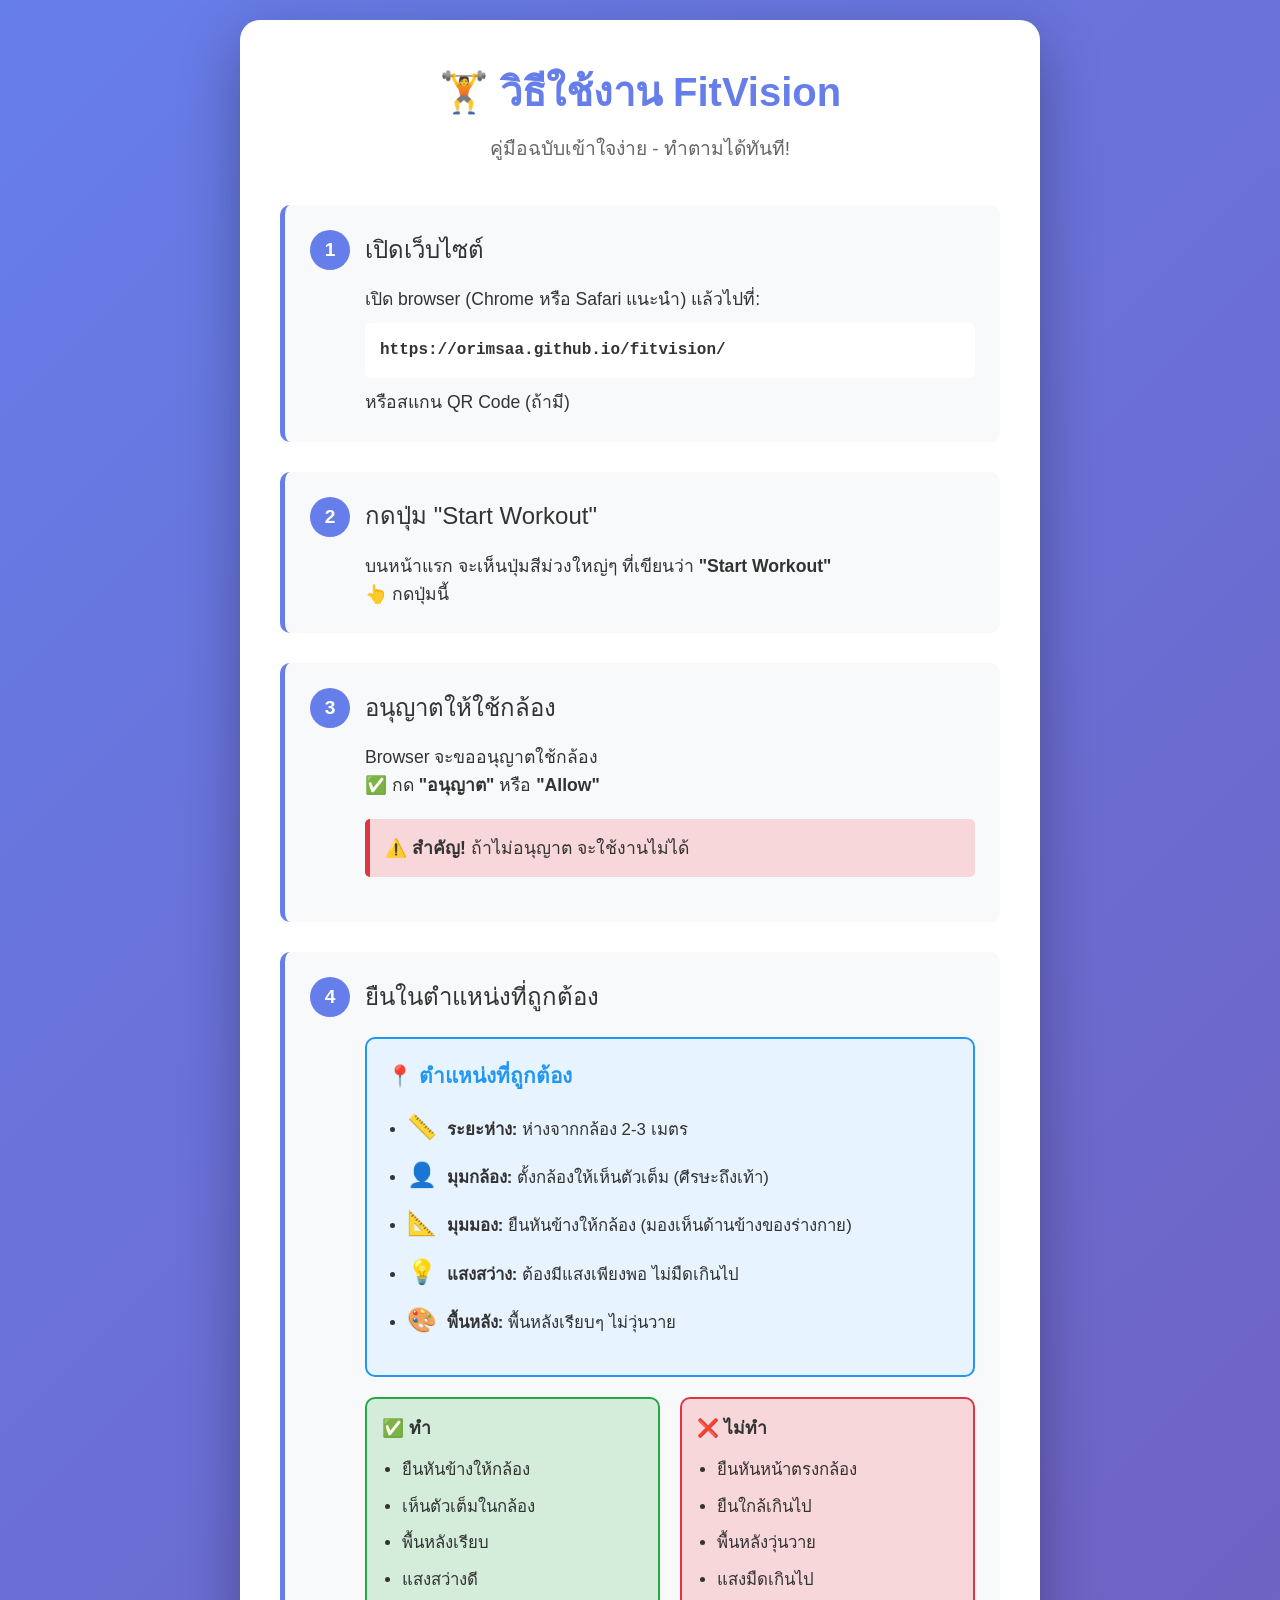
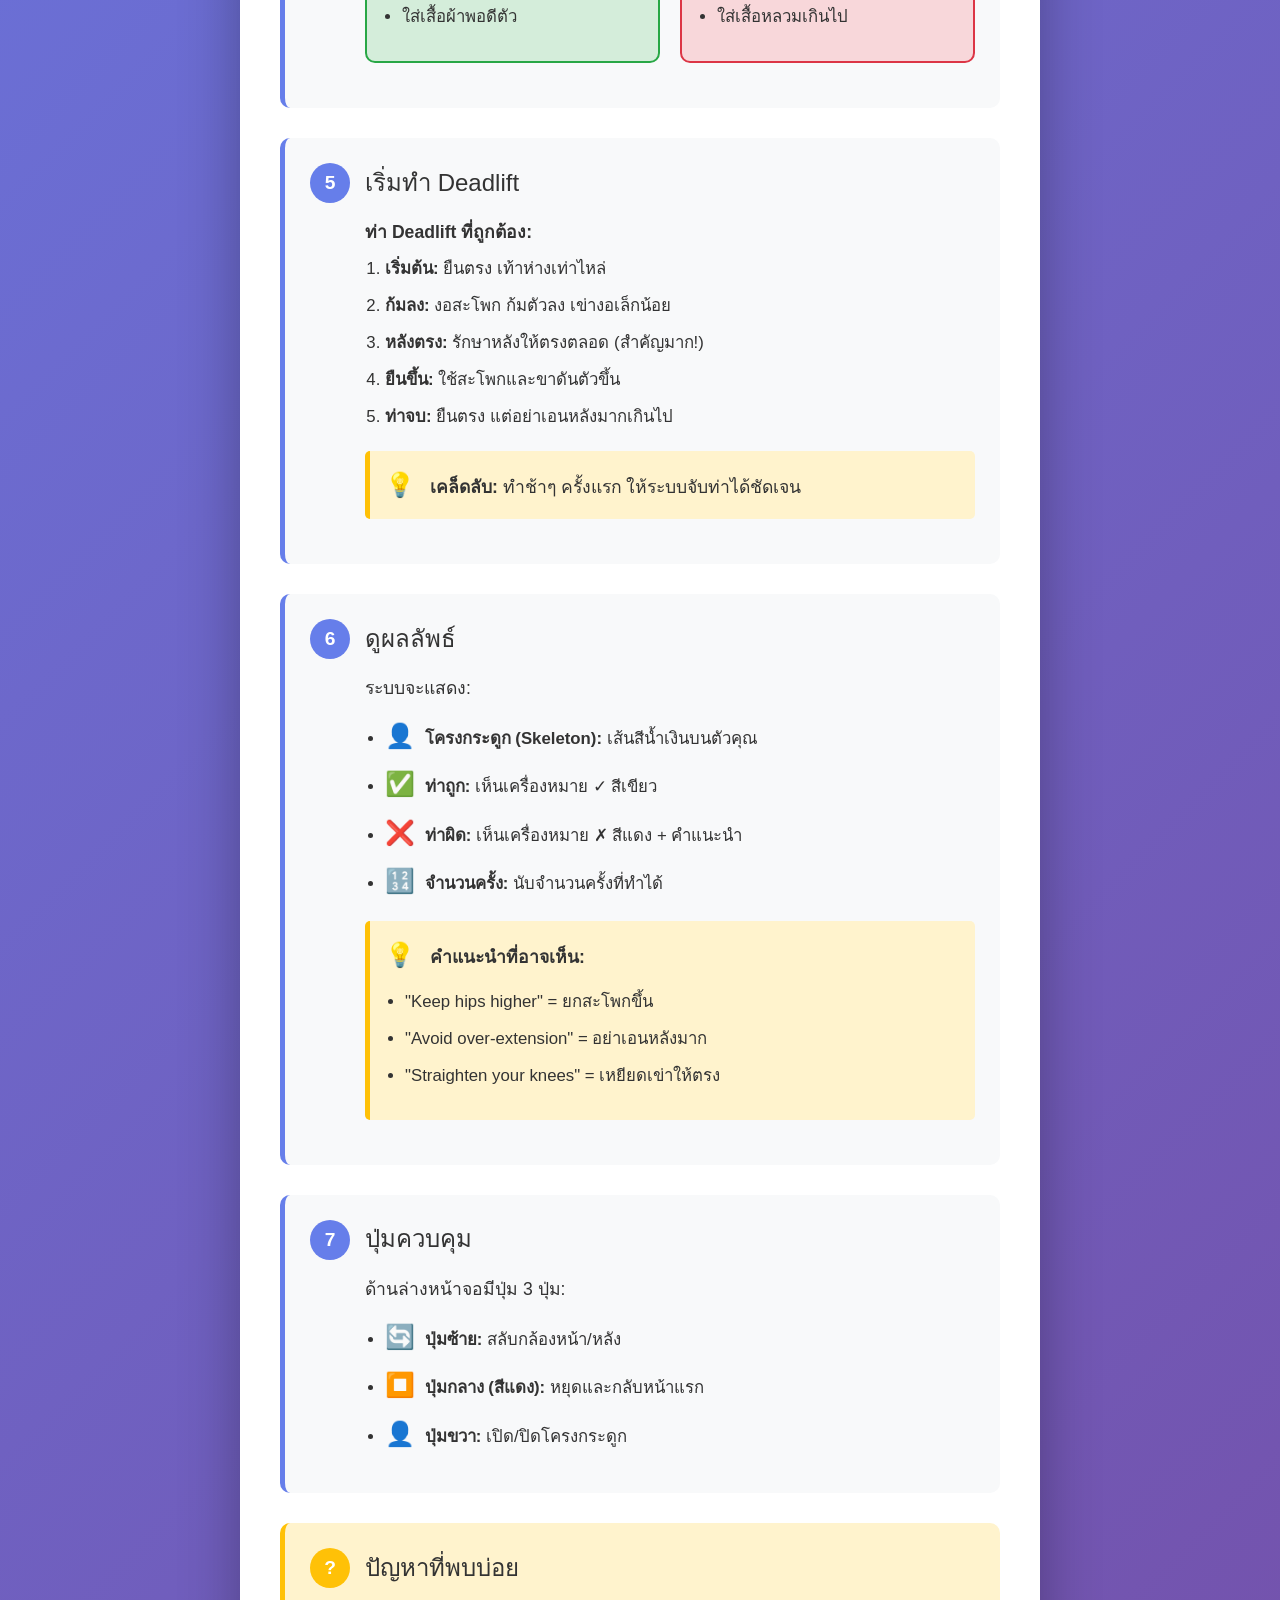
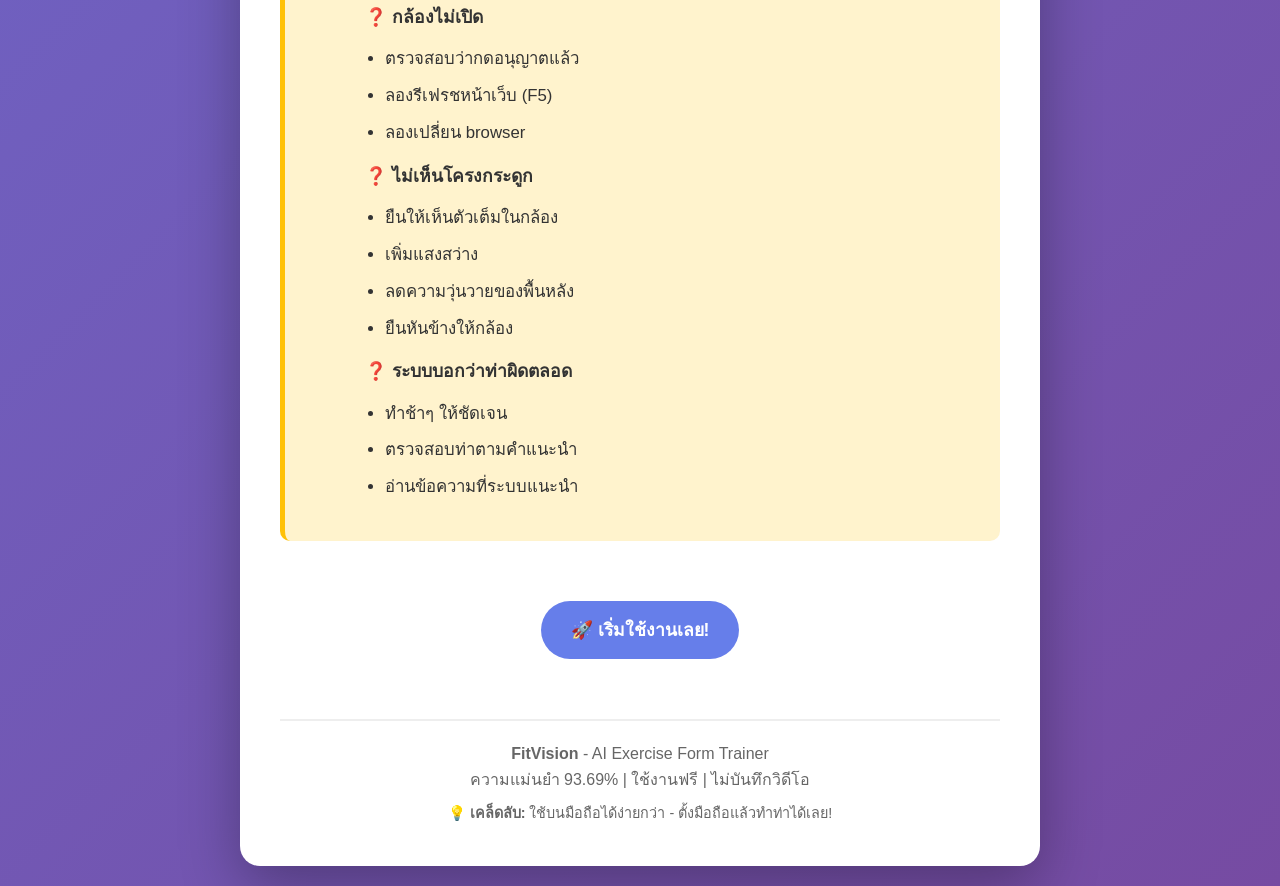
<file: HOW_TO_USE.html>
<!DOCTYPE html>
<html lang="th">

<head>
    <meta charset="UTF-8">
    <meta name="viewport" content="width=device-width, initial-scale=1.0">
    <title>วิธีใช้งาน FitVision - คู่มือฉบับเข้าใจง่าย</title>
    <style>
        * {
            margin: 0;
            padding: 0;
            box-sizing: border-box;
        }

        body {
            font-family: 'Segoe UI', Tahoma, Geneva, Verdana, sans-serif;
            background: linear-gradient(135deg, #667eea 0%, #764ba2 100%);
            color: #333;
            line-height: 1.6;
            padding: 20px;
        }

        .container {
            max-width: 800px;
            margin: 0 auto;
            background: white;
            border-radius: 20px;
            padding: 40px;
            box-shadow: 0 20px 60px rgba(0, 0, 0, 0.3);
        }

        h1 {
            color: #667eea;
            text-align: center;
            font-size: 2.5rem;
            margin-bottom: 10px;
        }

        .subtitle {
            text-align: center;
            color: #666;
            margin-bottom: 40px;
            font-size: 1.2rem;
        }

        .step {
            background: #f8f9fa;
            border-left: 5px solid #667eea;
            padding: 25px;
            margin-bottom: 30px;
            border-radius: 10px;
        }

        .step-number {
            display: inline-block;
            background: #667eea;
            color: white;
            width: 40px;
            height: 40px;
            border-radius: 50%;
            text-align: center;
            line-height: 40px;
            font-weight: bold;
            font-size: 1.2rem;
            margin-right: 15px;
        }

        .step-title {
            font-size: 1.5rem;
            color: #333;
            margin-bottom: 15px;
            display: flex;
            align-items: center;
        }

        .step-content {
            margin-left: 55px;
            font-size: 1.1rem;
        }

        .tip {
            background: #fff3cd;
            border-left: 5px solid #ffc107;
            padding: 15px;
            margin: 20px 0;
            border-radius: 5px;
        }

        .tip-icon {
            font-size: 1.5rem;
            margin-right: 10px;
        }

        .warning {
            background: #f8d7da;
            border-left: 5px solid #dc3545;
            padding: 15px;
            margin: 20px 0;
            border-radius: 5px;
        }

        .position-guide {
            background: #e7f3ff;
            border: 2px solid #2196F3;
            padding: 20px;
            margin: 20px 0;
            border-radius: 10px;
        }

        .position-title {
            font-size: 1.3rem;
            color: #2196F3;
            margin-bottom: 15px;
            font-weight: bold;
        }

        .do-dont {
            display: grid;
            grid-template-columns: 1fr 1fr;
            gap: 20px;
            margin: 20px 0;
        }

        .do {
            background: #d4edda;
            padding: 15px;
            border-radius: 10px;
            border: 2px solid #28a745;
        }

        .dont {
            background: #f8d7da;
            padding: 15px;
            border-radius: 10px;
            border: 2px solid #dc3545;
        }

        .do h4,
        .dont h4 {
            margin-bottom: 10px;
        }

        .do h4::before {
            content: "✅ ";
        }

        .dont h4::before {
            content: "❌ ";
        }

        ul {
            margin: 15px 0;
            padding-left: 20px;
        }

        li {
            margin: 10px 0;
            font-size: 1.05rem;
        }

        .emoji {
            font-size: 1.5rem;
            margin-right: 5px;
        }

        .btn {
            display: inline-block;
            background: #667eea;
            color: white;
            padding: 15px 30px;
            border-radius: 50px;
            text-decoration: none;
            font-weight: bold;
            font-size: 1.1rem;
            margin: 20px 0;
            text-align: center;
            transition: all 0.3s;
        }

        .btn:hover {
            background: #5568d3;
            transform: translateY(-2px);
            box-shadow: 0 5px 15px rgba(102, 126, 234, 0.4);
        }

        .footer {
            text-align: center;
            margin-top: 40px;
            padding-top: 20px;
            border-top: 2px solid #eee;
            color: #666;
        }

        @media (max-width: 768px) {
            .container {
                padding: 20px;
            }

            h1 {
                font-size: 2rem;
            }

            .do-dont {
                grid-template-columns: 1fr;
            }
        }
    </style>
</head>

<body>
    <div class="container">
        <h1>🏋️ วิธีใช้งาน FitVision</h1>
        <p class="subtitle">คู่มือฉบับเข้าใจง่าย - ทำตามได้ทันที!</p>

        <!-- Step 1 -->
        <div class="step">
            <div class="step-title">
                <span class="step-number">1</span>
                <span>เปิดเว็บไซต์</span>
            </div>
            <div class="step-content">
                <p>เปิด browser (Chrome หรือ Safari แนะนำ) แล้วไปที่:</p>
                <p
                    style="background: #fff; padding: 15px; border-radius: 5px; margin: 10px 0; font-family: monospace; font-size: 1rem;">
                    <strong>https://orimsaa.github.io/fitvision/</strong>
                </p>
                <p>หรือสแกน QR Code (ถ้ามี)</p>
            </div>
        </div>

        <!-- Step 2 -->
        <div class="step">
            <div class="step-title">
                <span class="step-number">2</span>
                <span>กดปุ่ม "Start Workout"</span>
            </div>
            <div class="step-content">
                <p>บนหน้าแรก จะเห็นปุ่มสีม่วงใหญ่ๆ ที่เขียนว่า <strong>"Start Workout"</strong></p>
                <p>👆 กดปุ่มนี้</p>
            </div>
        </div>

        <!-- Step 3 -->
        <div class="step">
            <div class="step-title">
                <span class="step-number">3</span>
                <span>อนุญาตให้ใช้กล้อง</span>
            </div>
            <div class="step-content">
                <p>Browser จะขออนุญาตใช้กล้อง</p>
                <p>✅ กด <strong>"อนุญาต"</strong> หรือ <strong>"Allow"</strong></p>

                <div class="warning">
                    <strong>⚠️ สำคัญ!</strong> ถ้าไม่อนุญาต จะใช้งานไม่ได้
                </div>
            </div>
        </div>

        <!-- Step 4 - วิธียืน -->
        <div class="step">
            <div class="step-title">
                <span class="step-number">4</span>
                <span>ยืนในตำแหน่งที่ถูกต้อง</span>
            </div>
            <div class="step-content">
                <div class="position-guide">
                    <div class="position-title">📍 ตำแหน่งที่ถูกต้อง</div>

                    <ul>
                        <li><span class="emoji">📏</span> <strong>ระยะห่าง:</strong> ห่างจากกล้อง 2-3 เมตร</li>
                        <li><span class="emoji">👤</span> <strong>มุมกล้อง:</strong> ตั้งกล้องให้เห็นตัวเต็ม
                            (ศีรษะถึงเท้า)</li>
                        <li><span class="emoji">📐</span> <strong>มุมมอง:</strong> ยืนหันข้างให้กล้อง
                            (มองเห็นด้านข้างของร่างกาย)</li>
                        <li><span class="emoji">💡</span> <strong>แสงสว่าง:</strong> ต้องมีแสงเพียงพอ ไม่มืดเกินไป</li>
                        <li><span class="emoji">🎨</span> <strong>พื้นหลัง:</strong> พื้นหลังเรียบๆ ไม่วุ่นวาย</li>
                    </ul>
                </div>

                <div class="do-dont">
                    <div class="do">
                        <h4>ทำ</h4>
                        <ul>
                            <li>ยืนหันข้างให้กล้อง</li>
                            <li>เห็นตัวเต็มในกล้อง</li>
                            <li>พื้นหลังเรียบ</li>
                            <li>แสงสว่างดี</li>
                            <li>ใส่เสื้อผ้าพอดีตัว</li>
                        </ul>
                    </div>

                    <div class="dont">
                        <h4>ไม่ทำ</h4>
                        <ul>
                            <li>ยืนหันหน้าตรงกล้อง</li>
                            <li>ยืนใกล้เกินไป</li>
                            <li>พื้นหลังวุ่นวาย</li>
                            <li>แสงมืดเกินไป</li>
                            <li>ใส่เสื้อหลวมเกินไป</li>
                        </ul>
                    </div>
                </div>
            </div>
        </div>

        <!-- Step 5 -->
        <div class="step">
            <div class="step-title">
                <span class="step-number">5</span>
                <span>เริ่มทำ Deadlift</span>
            </div>
            <div class="step-content">
                <p><strong>ท่า Deadlift ที่ถูกต้อง:</strong></p>

                <ol style="margin-left: 20px;">
                    <li><strong>เริ่มต้น:</strong> ยืนตรง เท้าห่างเท่าไหล่</li>
                    <li><strong>ก้มลง:</strong> งอสะโพก ก้มตัวลง เข่างอเล็กน้อย</li>
                    <li><strong>หลังตรง:</strong> รักษาหลังให้ตรงตลอด (สำคัญมาก!)</li>
                    <li><strong>ยืนขึ้น:</strong> ใช้สะโพกและขาดันตัวขึ้น</li>
                    <li><strong>ท่าจบ:</strong> ยืนตรง แต่อย่าเอนหลังมากเกินไป</li>
                </ol>

                <div class="tip">
                    <span class="tip-icon">💡</span>
                    <strong>เคล็ดลับ:</strong> ทำช้าๆ ครั้งแรก ให้ระบบจับท่าได้ชัดเจน
                </div>
            </div>
        </div>

        <!-- Step 6 -->
        <div class="step">
            <div class="step-title">
                <span class="step-number">6</span>
                <span>ดูผลลัพธ์</span>
            </div>
            <div class="step-content">
                <p>ระบบจะแสดง:</p>
                <ul>
                    <li><span class="emoji">👤</span> <strong>โครงกระดูก (Skeleton):</strong> เส้นสีน้ำเงินบนตัวคุณ</li>
                    <li><span class="emoji">✅</span> <strong>ท่าถูก:</strong> เห็นเครื่องหมาย ✓ สีเขียว</li>
                    <li><span class="emoji">❌</span> <strong>ท่าผิด:</strong> เห็นเครื่องหมาย ✗ สีแดง + คำแนะนำ</li>
                    <li><span class="emoji">🔢</span> <strong>จำนวนครั้ง:</strong> นับจำนวนครั้งที่ทำได้</li>
                </ul>

                <div class="tip">
                    <span class="tip-icon">💡</span>
                    <strong>คำแนะนำที่อาจเห็น:</strong>
                    <ul>
                        <li>"Keep hips higher" = ยกสะโพกขึ้น</li>
                        <li>"Avoid over-extension" = อย่าเอนหลังมาก</li>
                        <li>"Straighten your knees" = เหยียดเข่าให้ตรง</li>
                    </ul>
                </div>
            </div>
        </div>

        <!-- Step 7 -->
        <div class="step">
            <div class="step-title">
                <span class="step-number">7</span>
                <span>ปุ่มควบคุม</span>
            </div>
            <div class="step-content">
                <p>ด้านล่างหน้าจอมีปุ่ม 3 ปุ่ม:</p>
                <ul>
                    <li><span class="emoji">🔄</span> <strong>ปุ่มซ้าย:</strong> สลับกล้องหน้า/หลัง</li>
                    <li><span class="emoji">⏹️</span> <strong>ปุ่มกลาง (สีแดง):</strong> หยุดและกลับหน้าแรก</li>
                    <li><span class="emoji">👤</span> <strong>ปุ่มขวา:</strong> เปิด/ปิดโครงกระดูก</li>
                </ul>
            </div>
        </div>

        <!-- ปัญหาที่พบบ่อย -->
        <div class="step" style="background: #fff3cd; border-left-color: #ffc107;">
            <div class="step-title">
                <span class="step-number" style="background: #ffc107;">?</span>
                <span>ปัญหาที่พบบ่อย</span>
            </div>
            <div class="step-content">
                <p><strong>❓ กล้องไม่เปิด</strong></p>
                <ul>
                    <li>ตรวจสอบว่ากดอนุญาตแล้ว</li>
                    <li>ลองรีเฟรชหน้าเว็บ (F5)</li>
                    <li>ลองเปลี่ยน browser</li>
                </ul>

                <p><strong>❓ ไม่เห็นโครงกระดูก</strong></p>
                <ul>
                    <li>ยืนให้เห็นตัวเต็มในกล้อง</li>
                    <li>เพิ่มแสงสว่าง</li>
                    <li>ลดความวุ่นวายของพื้นหลัง</li>
                    <li>ยืนหันข้างให้กล้อง</li>
                </ul>

                <p><strong>❓ ระบบบอกว่าท่าผิดตลอด</strong></p>
                <ul>
                    <li>ทำช้าๆ ให้ชัดเจน</li>
                    <li>ตรวจสอบท่าตามคำแนะนำ</li>
                    <li>อ่านข้อความที่ระบบแนะนำ</li>
                </ul>
            </div>
        </div>

        <!-- ปุ่มเริ่มใช้งาน -->
        <div style="text-align: center; margin: 40px 0;">
            <a href="index.html" class="btn">🚀 เริ่มใช้งานเลย!</a>
        </div>

        <!-- Footer -->
        <div class="footer">
            <p><strong>FitVision</strong> - AI Exercise Form Trainer</p>
            <p>ความแม่นยำ 93.69% | ใช้งานฟรี | ไม่บันทึกวิดีโอ</p>
            <p style="margin-top: 10px; font-size: 0.9rem;">
                💡 <strong>เคล็ดลับ:</strong> ใช้บนมือถือได้ง่ายกว่า - ตั้งมือถือแล้วทำท่าได้เลย!
            </p>
        </div>
    </div>
</body>

</html>
</file>
